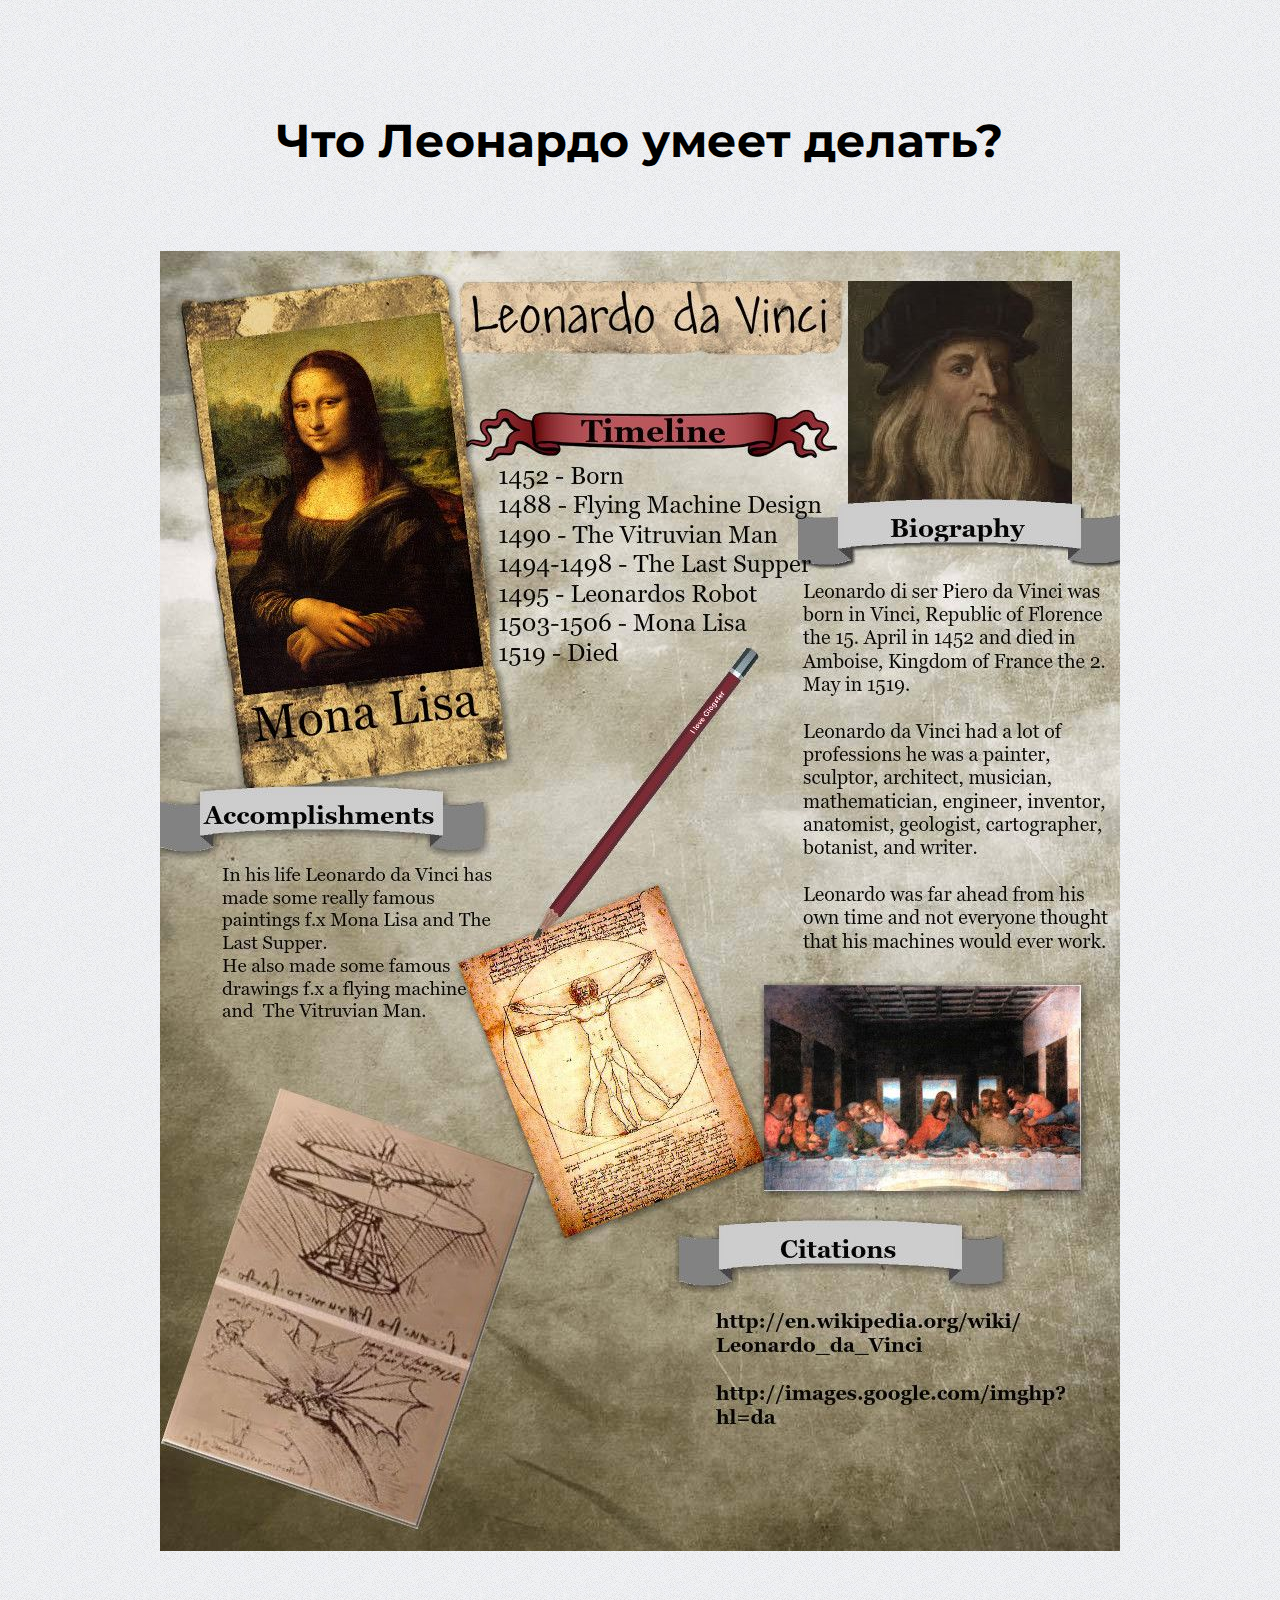
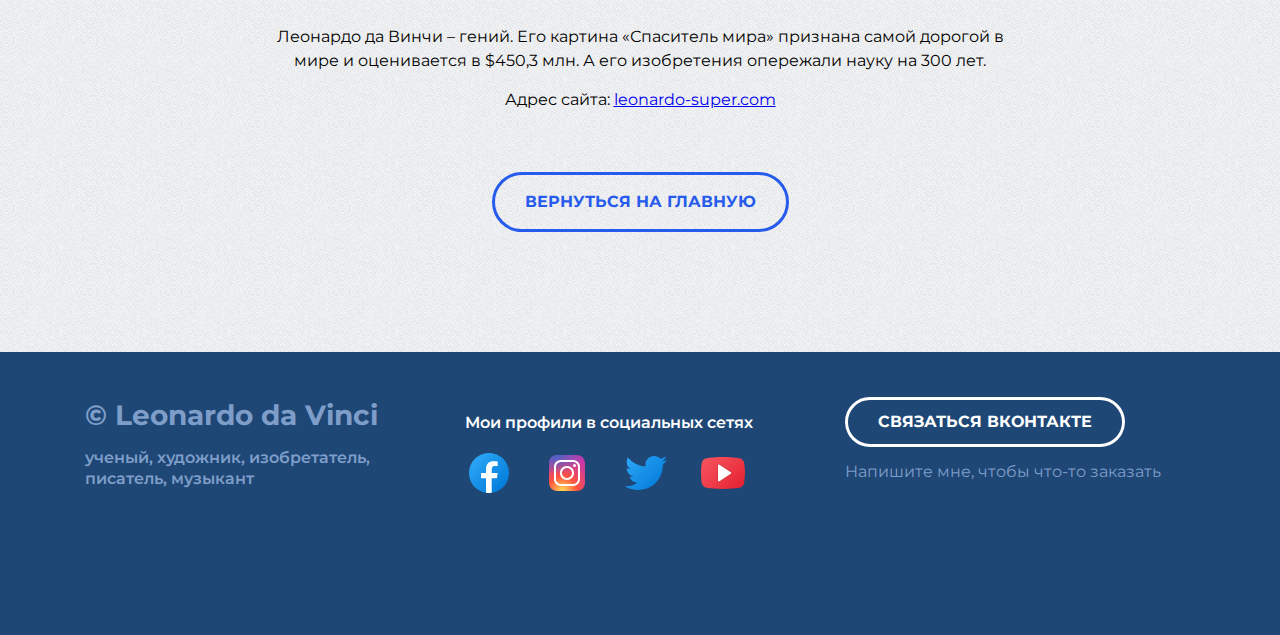
<file: leo-life.html>
<!DOCTYPE html>
<html lang="ru">
<head>
    <meta charset="UTF-8">
    <meta http-equiv="X-UA-Compatible" content="IE=edge">
    <meta name="viewport" content="width=device-width, initial-scale=1.0">
    <link rel="shortcut icon" href="./img/icon.ico" type="image/x-icon">
    <link rel="stylesheet" href="./css/styles.css">
    <link rel="stylesheet" href="./css/media.css">
    <link rel="preconnect" href="https://fonts.googleapis.com">
    <link rel="preconnect" href="https://fonts.gstatic.com" crossorigin>
    <link href="https://fonts.googleapis.com/css2?family=Montserrat:ital,wght@0,400;0,600;1,700&family=Source+Sans+Pro:wght@200;400&display=swap" rel="stylesheet">
    <title>Жизнь Леонардо</title>
</head>
<body>

    <main>
        <article class="project">
            <div class="container">
            <h1 class="project-header">Что Леонардо умеет делать?</h1>
            <div class="project-img">
                <img src="./img/projecs/projects-leo.jpg" alt="Проекты Леонардо">
            </div>
            <div class="project-description">
                <p>Леонардо да Винчи – гений. Его картина «Спаситель мира» признана самой дорогой в мире и оценивается в $450,3 млн. А его изобретения опережали науку на 300 лет.</p>
                <p>Адрес сайта: <a href="#">leonardo-super.com</a></p>
            </div>
            <a href="index.html" class="project-btn-back">ВЕРНУТЬСЯ НА ГЛАВНУЮ</a>
            </div>
        </article>
    </main>

    <footer>
        <div class="footer">
        <div class="container">
            <div class="footer-row">
                <div class="footer-copyright">
                    <div class="footer-copyright-name">
                        © Leonardo da Vinci
                        <p>ученый, художник, изобретатель, писатель, музыкант</p>
                    </div>
                </div>

            

                    <div class="footer-icons">
                        <p>Мои профили в социальных сетях</p>
                        <div class="footer-icons-row">
                            <a href="#">
                                <img src="./img/social/facebook.svg">
                            </a>
                            <a href="#">
                                <img src="./img/social/instagram.svg">
                            </a>
                            <a href="#">
                                <img src="./img/social/twitter.svg">
                            </a>
                            <a href="#">
                                <img src="./img/social/youtube.svg">
                            </a>
                        </div>

                    </div>  
                    
                    <div class="footer-contacts">
                        <a href="#" class="footer-button">Связаться ВКонтакте</a>
                        
                        <p>Напишите мне, чтобы что-то заказать</p>
                    </div>
            </div>
        </div>
        
        </div>  
    </footer> 
</body>
</html>
</file>
<file: css/styles.css>
* {
    box-sizing: border-box;
}

html {
    scroll-behavior: smooth;
}

body {
    margin: 0;
    font-family: 'Montserrat', sans-serif;
    color:#000000;
    scroll-behavior: smooth;
}

img {
    max-width: 100%;
}

.container {
    max-width: 1140px;
    margin-left: auto;
    margin-right: auto;
    padding-left: 15px;
    padding-right: 15px;
    
}

.none {
    display: none !important;
}

.header {

    /* Определяем модель flex-box для блока .header */
    display: flex;
    flex-direction: column; /* Выстраиваем flex-элементы в колонку, основная ось - y */
    justify-content: center;
    align-items: center;

    width: 100%;
    height: 100vh;
    /* background-color: rgb(130, 129, 131);
    background-image: url('./../img/header/header-bg.jpg'); */
    background-size: cover;
    background-position: center;

    position: relative;

    
}

    .header-title {
        margin: 0;
        margin-bottom: 25px;
        font-weight: 700;
        font-size: 56px;
        line-height: 130%;
        text-align: center;
        color: #ffffff;

    }

    .header-subtitle {
        margin: 0;
        font-weight: 700;
        font-size: 16px;
        line-height: 150%;
        text-align: center;
        text-transform: uppercase;
        color: #ffffff;

    }
    .header-arrow {
        width: 48px;
        height: 48px;
        position: absolute; 
        bottom: 30px;
        left: 50%;
        transform: translate(-50%, 0);
    }
    
    .portfolio {
        background-image: url('./../img/portfolio/bg.png');
        background-repeat: repeat;
        padding-top: 50px;
        padding-bottom: 115px;
    }

    .portfolio-header {
        margin: 0;
        margin-bottom: 50px;
        font-weight: 700;
        font-size: 46px;
        line-height: 130%;
        text-align: center;
        color: #000000;
    }

    .portfolio-card-wrapper {
        display: flex;
        flex-wrap: wrap;
        justify-content: space-between;
        
    }

    .card {
        margin-bottom: 30px;
        max-width: 540px; 
        background-color: #ffffff; 
        box-shadow: 0px 10px 40px rgba(126, 155, 189, 0.35);

    }

    .card:hover {
       transform: translateY(-15px); 
       transition: transform 0.2s ease-in;
    }

    .card-link {
        display: block;
        padding: 20px;
        color:#000000;
        text-decoration: none;
        transition: color 0.2s ease-in;
    }

    .card-link:hover {
        color: #275bec;
    }

    .card:last-child, .card:nth-last-child(2) {
        margin-bottom: 0;
        
    }

    .card-img {
        margin-bottom: 20px;
        width: 500px;
        height: 300px;
        object-fit: cover;

    }

    .card-title {
        margin: 0;
        margin-bottom: 13px;
        font-weight: 600;
        font-size: 24px;
        line-height: 130%;
        
    }

    .card p {
        margin: 0;
        font-size: 16px;
        line-height: 130%;
        
    }

.footer {
    padding-top: 45px;
    padding-bottom: 130px;
    background-color: #1e4776;
    color: #ffffff;
}

.footer-row {
    display: flex;
    flex-direction: row;
    justify-content: space-between;
}

.footer-copyright {
    max-width: 350px;
    flex-grow: 1;
    color: #7e9ec9;
    line-height: 1.3;
}

.footer-copyright-name {
    font-weight: 700;
    font-size: 28px;
    margin-bottom: 15px;
        
}

.footer-copyright p {
    margin: 0;
    margin-bottom: 15px;
    padding-top: 15px;
    font-weight: 600;
    font-size: 16px;

}

.footer-icons {
    max-width: 350px;
    flex-grow: 1;
    /* margin: 0; */
    /* padding: 0; */

}

.footer-icons p {
    font-weight: 600;
    font-size: 16px;
    line-height: 1.3;

}

.footer-icons-row {
    display: flex;
    flex-direction: row;
    align-items: center;
}

.footer-icons-row > * + * {
    margin-left: 30px;
}

.footer-contacts {
    max-width: 350px;
    flex-grow: 1;

}

.footer-button {
    display: inline-block;
    height: 50px;
    padding-left: 30px;
    padding-right: 30px;
    line-height: 44px;
    border: 3px solid #ffffff;
    border-radius: 50px;
    color: #ffffff;
    font-weight: 700;
    font-size: 16px;
    text-transform: uppercase;
    text-decoration: none;

    transition: all 0.2s ease-in;

}

.footer-button:hover {
    background-color: #ffffff;
    color: #1e4776;

}

.footer-contacts p {
    margin: 15px 0;
    font-size: 16px;
    line-height: 1.3;
    color: #7e9ec9;

}

/* Leo Life */

.project {
    background-image: url('./../img/portfolio/bg.png');
    background-repeat: repeat;
    padding: 80px 0 120px 0;
    text-align: center;
    
}

.project-header {
    margin-bottom: 80px;
    font-weight: 700;
    font-size: 46px;
    line-height: 1.3;
    color:#000000

}

.project-img {
    margin-bottom: 70px;

}

.project-description {
    margin: 0 auto 60px;
    max-width: 730px;
    

}

.project-description p {
    margin-top: 0;
    margin-bottom: 15px;
    font-size: 16px;
    line-height: 1.5;

}

.project-btn-back {
    display: inline-block;
    height: 60px;
    padding-left: 30px;
    padding-right: 30px;
    line-height: 54px;
    border: 3px solid #275bec;
    border-radius: 50px;
    color: #275bec;
    font-weight: 700;
    font-size: 16px;
    text-transform: uppercase;
    text-decoration: none;

    transition: all 0.2s ease-in;
}

.project-btn-back:hover {
    background-color: #275bec;
    color: #ffffff; 
}

.block {
    width: 800px;
    height: 400px;
    background-color: #bb38c7;
}

/* Для экранов с шириной до 800px */
/* @media (max-width: 800px) {
    .block {
        width: 320px;
        background-color: #275bec;
    }
    

} */
</file>
<file: css/media.css>
/* Медиа запрос: для экранов с шириной до 1140px  */
@media (max-width: 1140px) {
    .card {
        width: calc(50% - 15px);
    }

    .footer {
        padding-top: 40px;
        padding-bottom: 60px;
    }

    .footer-row {
        flex-direction: column-reverse;
        align-items: center;
        text-align: center;
    }

    .footer-col {
        margin-bottom: 30px;
    }

    .footer-col:first-child {
        margin-bottom: 0;
    }

}

/* Медиа запрос: для экранов с шириной до 760px  */
@media (max-width: 760px) {
    .header-title {
        font-size: 32px;
        margin: 15px;
    }

    .header-subtitle {
        margin: 15px;
        font-size: 14px;
    }

    .portfolio {
        padding-top: 40px;
        padding-bottom: 60px;
    }

    .portfolio-header {
        font-size: 32px;
        margin-bottom: 30px;
    }

    .portfolio-card-wrapper {
        justify-content: center;
    }

    .card {
        max-width: 530px;
        width: 100%;
    }

    .card:nth-last-child(2) {
        margin-bottom: 30px;
    }

    .card-link {
        padding: 15px;
    }

    .card-img {
        margin-bottom: 10px;
    }

    .card-title {
        font-size: 18px;
        margin-bottom: 10px;
    }

    .card p {
        font-size: 14px;
    }

    .footer-copyright-name {
        font-size: 18px;
        margin-bottom: 5px;
    }

    .footer-copyright p {
        font-size: 14px;
        margin-bottom: 0px;

    }

    .footer-icons p {
       font-size: 14px; 
    }

    .footer-contacts p {
        font-size: 14px;
        margin: 0;
        margin-top: 15px;
    }

    .project {
        padding: 40px 0 60px;
    }

    .project-header {
        font-size: 28px;
        margin-bottom: 30px;
    }

    .project-img {
        margin-bottom: 20px;
    }

    .project-description {
        margin-bottom: 50px;
    }

    .project-btn-back {
        padding: 0 10px;
        width: 100%;
        max-width: 320px;

    }
}
</file>
